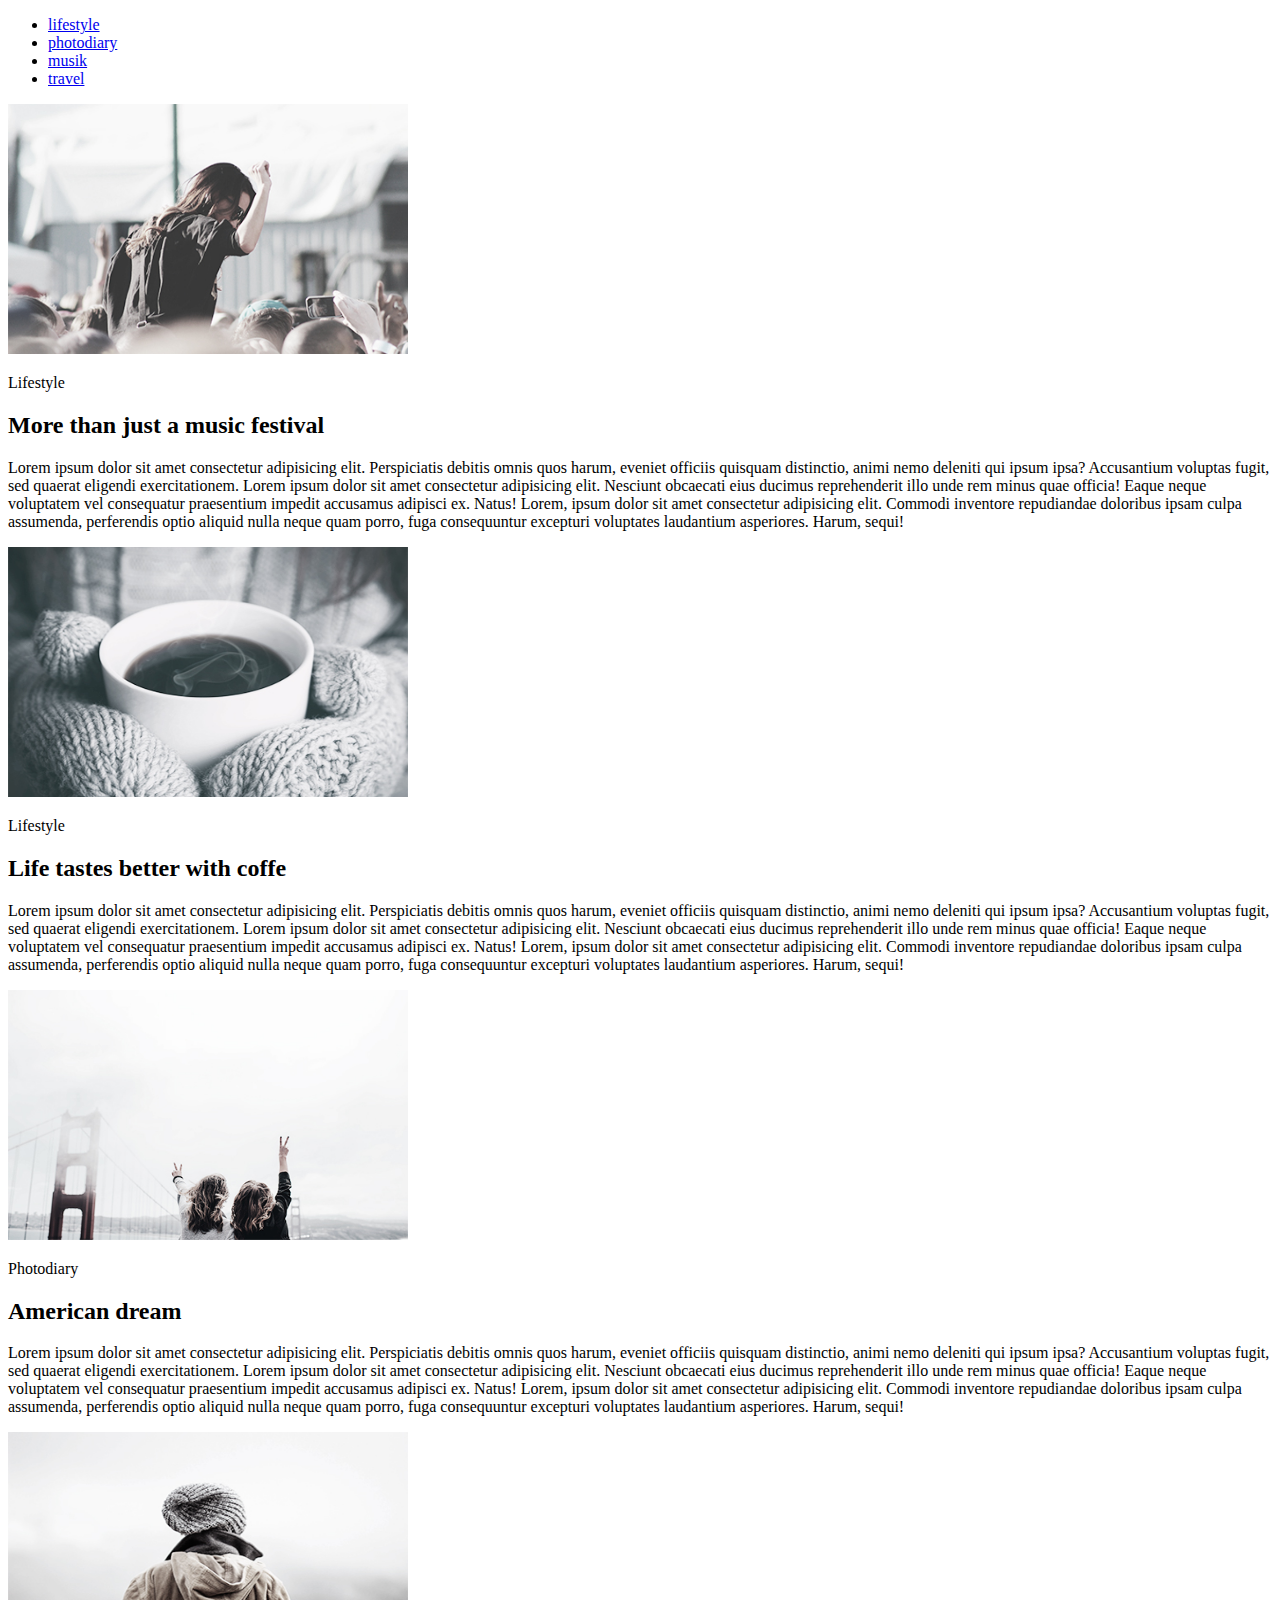
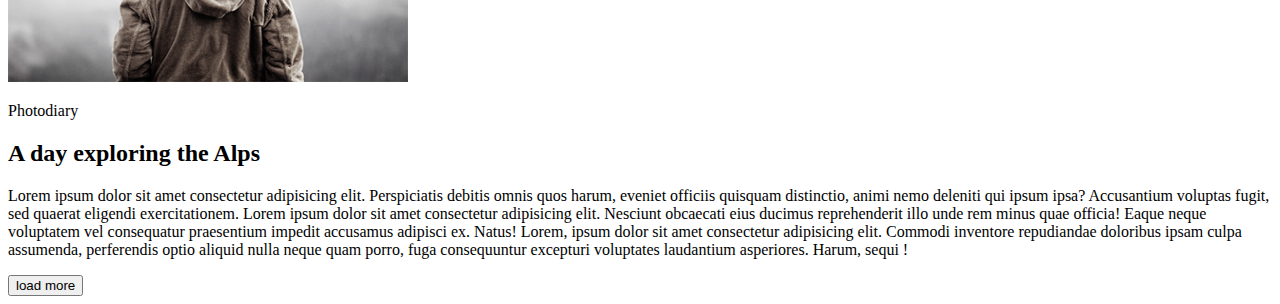
<file: module-01/index.html>
<!DOCTYPE html>
<html lang="zxx">
  <head>
    <meta charset="UTF-8" />
    <meta name="viewport" content="width=device-width, initial-scale=1.0" />
    <meta http-equiv="X-UA-Compatible" content="ie=edge" />
    <title>homework-01</title>
  </head>
  <body>
    <header>
      <nav>
        <ul>
          <li><a href="#">lifestyle</a></li>
          <li><a href="#">photodiary</a></li>
          <li><a href="#">musik</a></li>
          <li><a href="#">travel</a></li>
        </ul>
      </nav>
    </header>
    <main>
      <section>
        <article>
          <img src="./img/1.jpg" alt="lifestyle" height="250" width="400" />
          <p>Lifestyle</p>
          <h2>More than just a music festival</h2>
          <p>
            Lorem ipsum dolor sit amet consectetur adipisicing elit.
            Perspiciatis debitis omnis quos harum, eveniet officiis quisquam
            distinctio, animi nemo deleniti qui ipsum ipsa? Accusantium voluptas
            fugit, sed quaerat eligendi exercitationem. Lorem ipsum dolor sit
            amet consectetur adipisicing elit. Nesciunt obcaecati eius ducimus
            reprehenderit illo unde rem minus quae officia! Eaque neque
            voluptatem vel consequatur praesentium impedit accusamus adipisci
            ex. Natus! Lorem, ipsum dolor sit amet consectetur adipisicing elit.
            Commodi inventore repudiandae doloribus ipsam culpa assumenda,
            perferendis optio aliquid nulla neque quam porro, fuga consequuntur
            excepturi voluptates laudantium asperiores. Harum, sequi!
          </p>
        </article>
        <article>
          <img src="./img/2.jpg" alt="lifestyle" height="250" width="400" />
          <p>Lifestyle</p>
          <h2>Life tastes better with coffe</h2>
          <p>
            Lorem ipsum dolor sit amet consectetur adipisicing elit.
            Perspiciatis debitis omnis quos harum, eveniet officiis quisquam
            distinctio, animi nemo deleniti qui ipsum ipsa? Accusantium voluptas
            fugit, sed quaerat eligendi exercitationem. Lorem ipsum dolor sit
            amet consectetur adipisicing elit. Nesciunt obcaecati eius ducimus
            reprehenderit illo unde rem minus quae officia! Eaque neque
            voluptatem vel consequatur praesentium impedit accusamus adipisci
            ex. Natus! Lorem, ipsum dolor sit amet consectetur adipisicing elit.
            Commodi inventore repudiandae doloribus ipsam culpa assumenda,
            perferendis optio aliquid nulla neque quam porro, fuga consequuntur
            excepturi voluptates laudantium asperiores. Harum, sequi!
          </p>
        </article>
        <article>
          <img src="./img/3.jpg" alt="lifestyle" height="250" width="400" />
          <p>Photodiary</p>
          <h2>American dream</h2>
          <p>
            Lorem ipsum dolor sit amet consectetur adipisicing elit.
            Perspiciatis debitis omnis quos harum, eveniet officiis quisquam
            distinctio, animi nemo deleniti qui ipsum ipsa? Accusantium voluptas
            fugit, sed quaerat eligendi exercitationem. Lorem ipsum dolor sit
            amet consectetur adipisicing elit. Nesciunt obcaecati eius ducimus
            reprehenderit illo unde rem minus quae officia! Eaque neque
            voluptatem vel consequatur praesentium impedit accusamus adipisci
            ex. Natus! Lorem, ipsum dolor sit amet consectetur adipisicing elit.
            Commodi inventore repudiandae doloribus ipsam culpa assumenda,
            perferendis optio aliquid nulla neque quam porro, fuga consequuntur
            excepturi voluptates laudantium asperiores. Harum, sequi!
          </p>
        </article>
        <article>
          <img src="./img/4.jpg" alt="lifestyle" height="250" width="400" />
          <p>Photodiary</p>
          <h2>A day exploring the Alps</h2>
          <p>
            Lorem ipsum dolor sit amet consectetur adipisicing elit.
            Perspiciatis debitis omnis quos harum, eveniet officiis quisquam
            distinctio, animi nemo deleniti qui ipsum ipsa? Accusantium voluptas
            fugit, sed quaerat eligendi exercitationem. Lorem ipsum dolor sit
            amet consectetur adipisicing elit. Nesciunt obcaecati eius ducimus
            reprehenderit illo unde rem minus quae officia! Eaque neque
            voluptatem vel consequatur praesentium impedit accusamus adipisci
            ex. Natus! Lorem, ipsum dolor sit amet consectetur adipisicing elit.
            Commodi inventore repudiandae doloribus ipsam culpa assumenda,
            perferendis optio aliquid nulla neque quam porro, fuga consequuntur
            excepturi voluptates laudantium asperiores. Harum, sequi !
          </p>
        </article>
        <button>load more</button>
      </section>
    </main>
  </body>
</html>
</file>
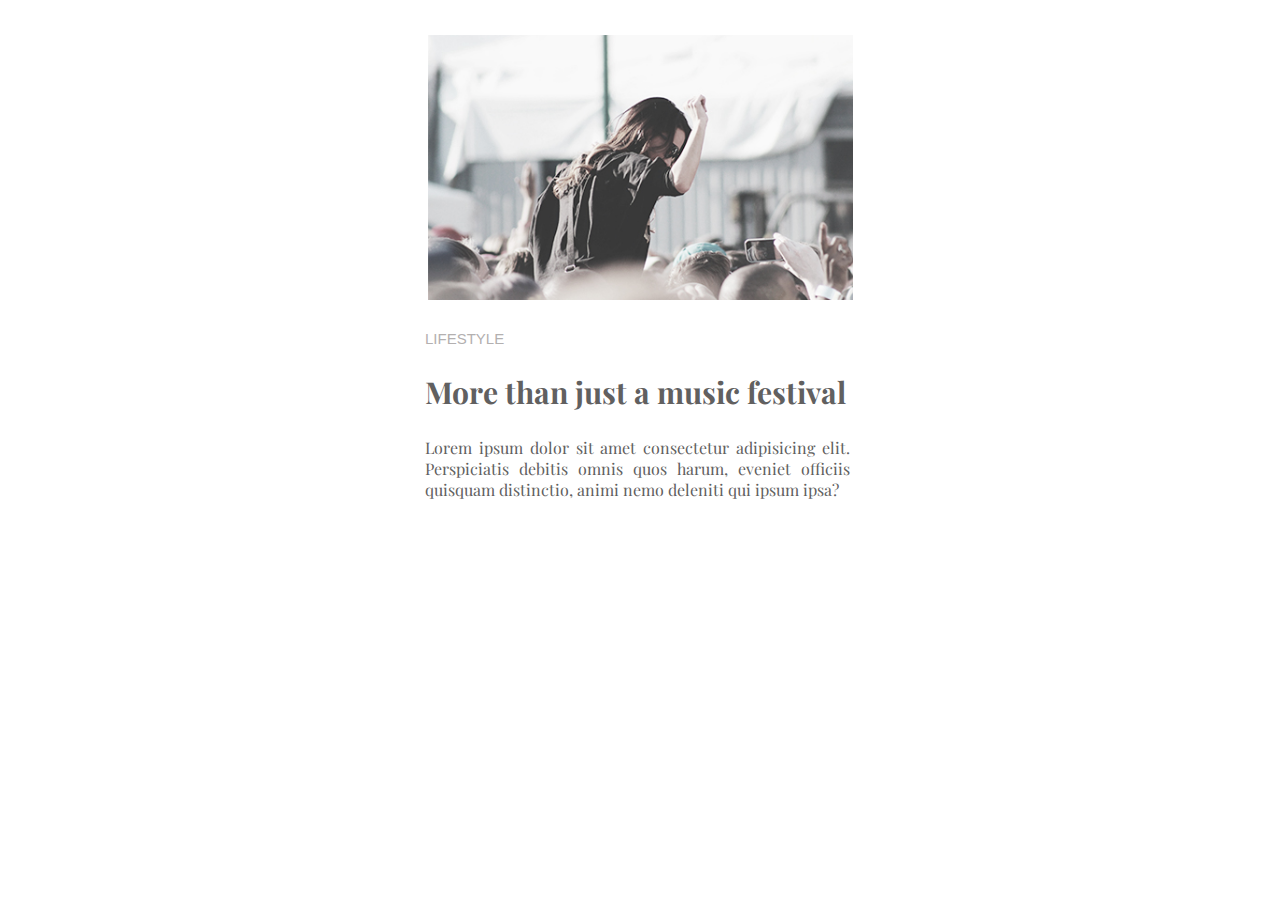
<file: module-03/exercise2/index.html>
<!DOCTYPE html>
<html lang="en">
  <head>
    <meta charset="UTF-8" />
    <meta name="viewport" content="width=device-width, initial-scale=1.0" />
    <meta http-equiv="X-UA-Compatible" content="ie=edge" />
    <link rel="stylesheet" href="./css/style.css" />
    <title>exercise2</title>
  </head>
  <body>
    <main class="conteiner">
      <article>
        <img class="photo" src="./img/1.jpg" alt="lifestyle" height="320" width="425" />
      <p class="uppercase">Lifestyle</p>
      <h2>More than just a music festival</h2>
      <p>
        Lorem ipsum dolor sit amet consectetur adipisicing elit. Perspiciatis
        debitis omnis quos harum, eveniet officiis quisquam distinctio, animi
        nemo deleniti qui ipsum ipsa? 
      </p>
    </article>
    </main>
  </body>
</html>
</file>
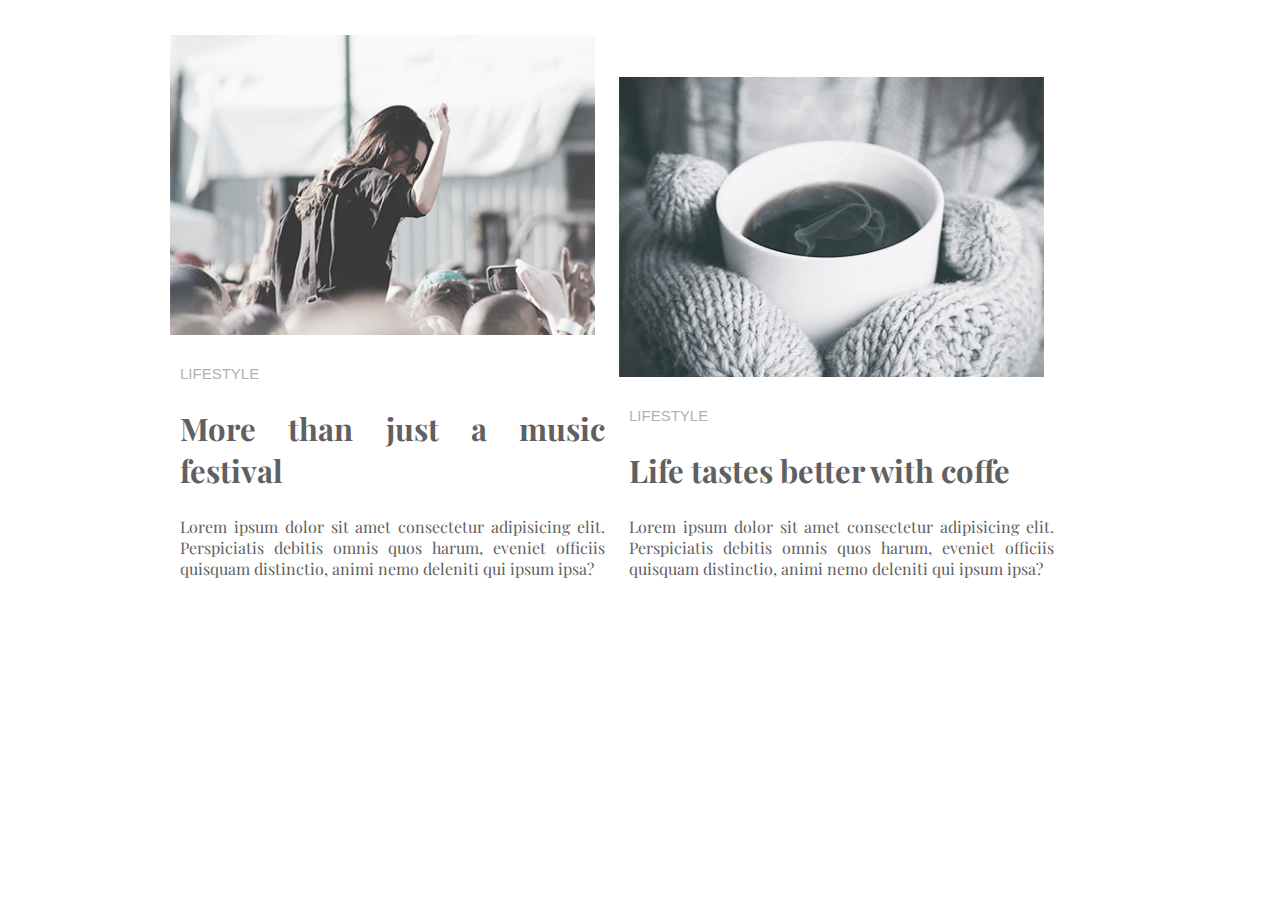
<file: module-03/exercise3/index.html>
<!DOCTYPE html>
<html lang="en">
<head>
    <meta charset="UTF-8">
    <meta name="viewport" content="width=device-width, initial-scale=1.0">
    <meta http-equiv="X-UA-Compatible" content="ie=edge">
    <link rel="stylesheet" href="./css/style.css">
    <title>exercise3</title>
</head>
<body>
    <main class="conteiner">
        <article>
          <img class="photo" src="./img/1.jpg" alt="lifestyle" height="320" width="425" />
        <p class="uppercase">Lifestyle</p>
        <h2>More than just a music festival</h2>
        <p>
          Lorem ipsum dolor sit amet consectetur adipisicing elit. Perspiciatis
          debitis omnis quos harum, eveniet officiis quisquam distinctio, animi
          nemo deleniti qui ipsum ipsa? 
        </p>
      </article>
      <article>
      <img class="photo" src="./img/2.jpg" alt="lifestyle" height="320" width="425" />
      <p class="uppercase">Lifestyle</p>
      <h2>Life tastes better with coffe</h2>
      <p>
        Lorem ipsum dolor sit amet consectetur adipisicing elit. Perspiciatis
        debitis omnis quos harum, eveniet officiis quisquam distinctio, animi
        nemo deleniti qui ipsum ipsa? 
      </p>
    </article>
      </main>
</body>
</html>
</file>
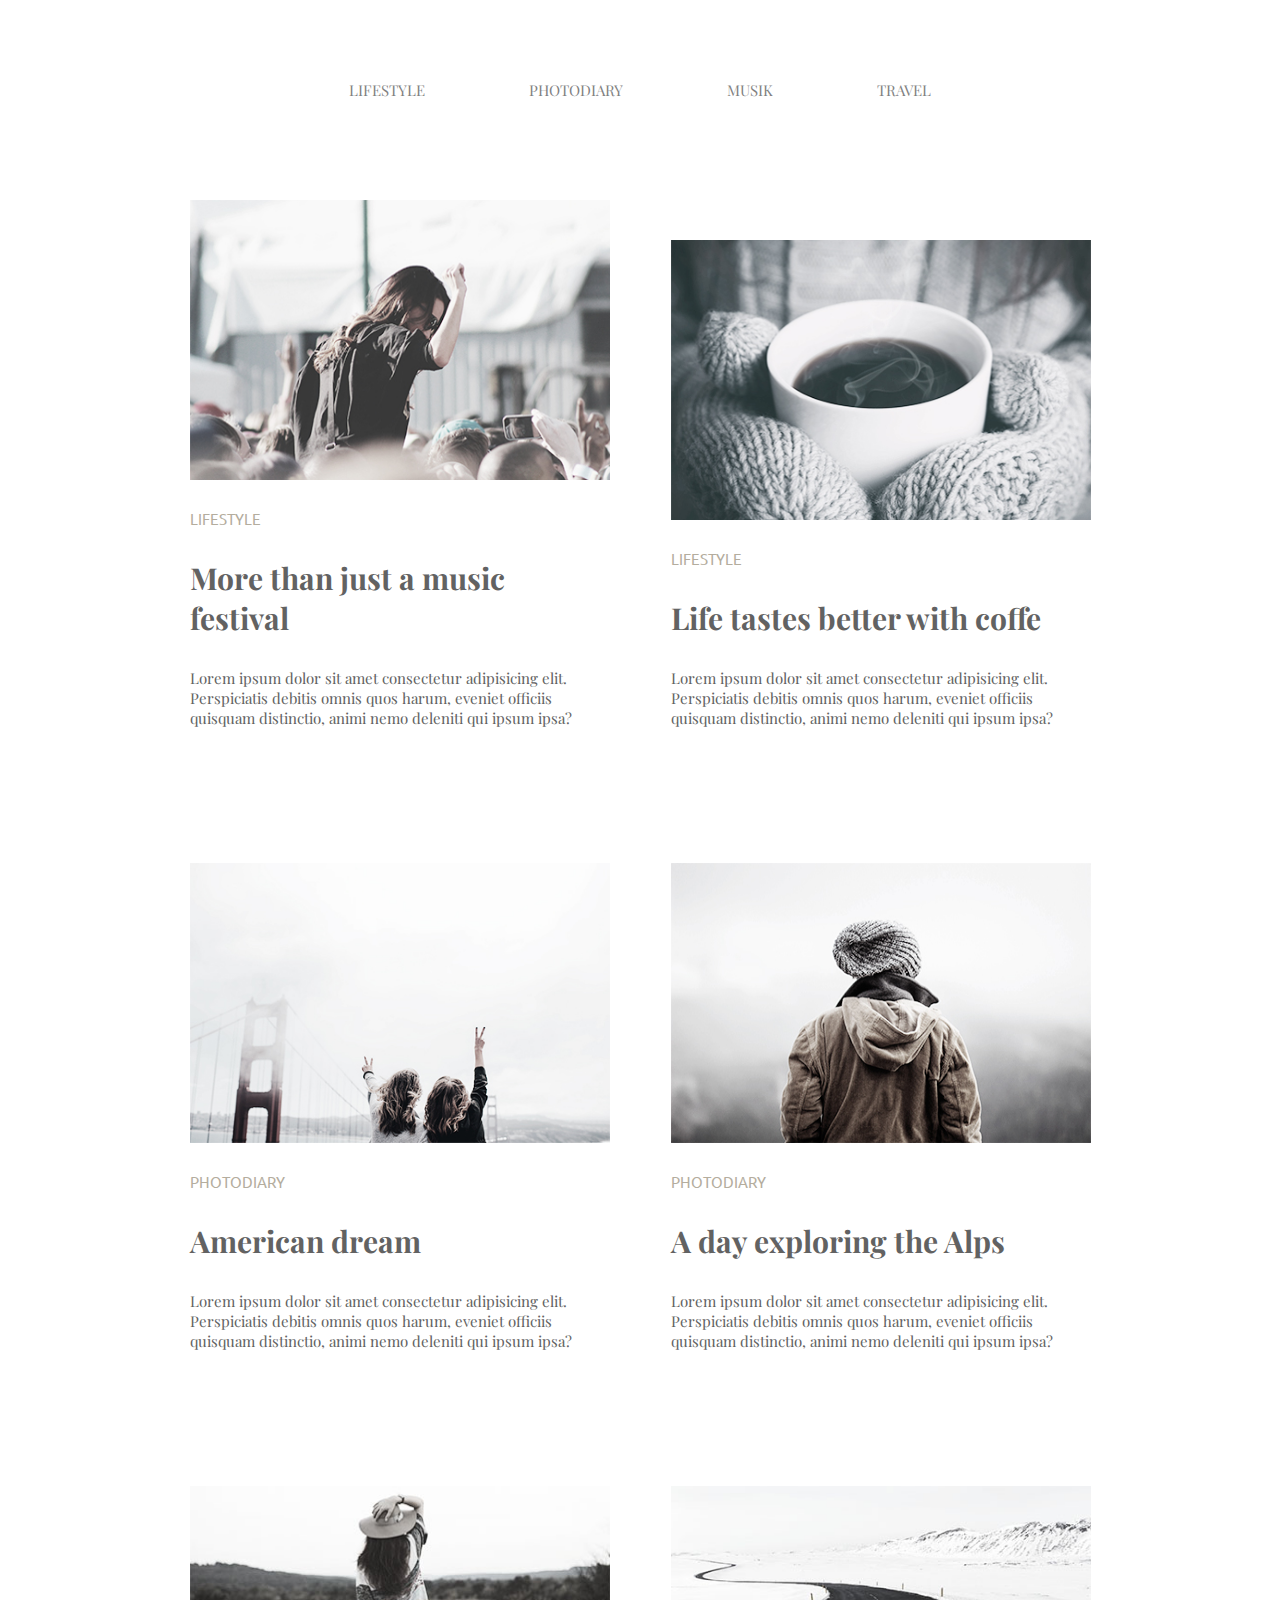
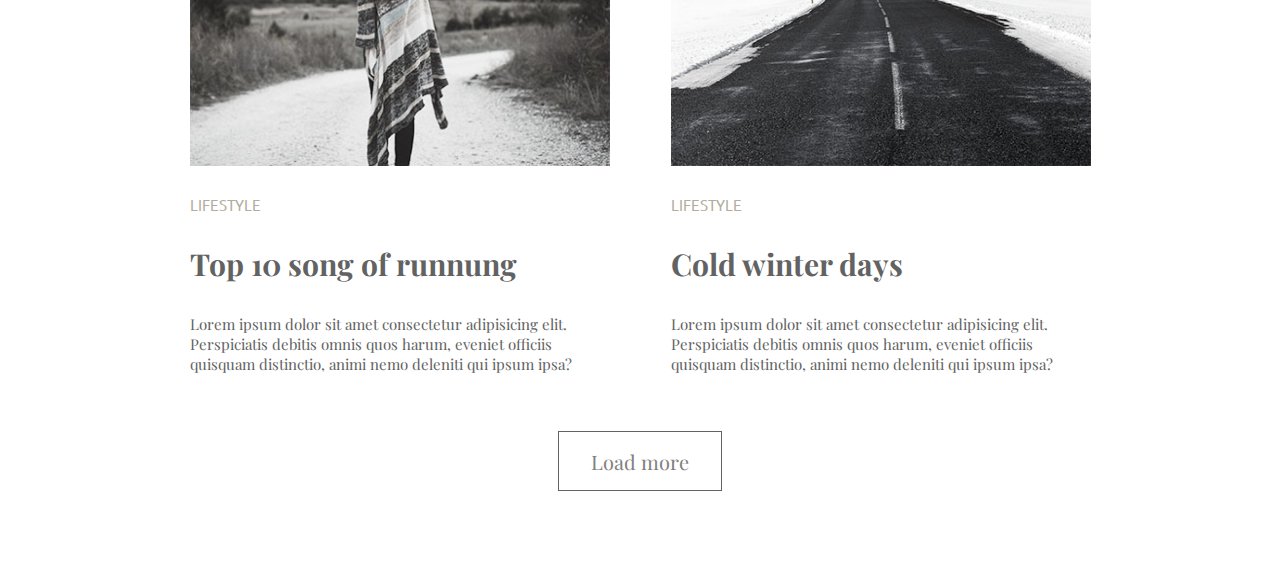
<file: module-03/homework-03/index.html>
<!DOCTYPE html>
<html lang="en">
  <head>
    <meta charset="UTF-8" />
    <meta name="viewport" content="width=device-width, initial-scale=1.0" />
    <meta http-equiv="X-UA-Compatible" content="ie=edge" />
    <link rel="stylesheet" href="./css/style.css" />
    <title>Homework-03</title>
  </head>
  <body>
    <header>
      <nav>
        <ul>
          <li><a href="#">lifestyle</a></li>
          <li><a href="#">photodiary</a></li>
          <li><a href="#">musik</a></li>
          <li><a href="#">travel</a></li>
        </ul>
      </nav>
    </header>
    <main>
      <section>
        <article>
          <img src="./img/1.jpg" alt="lifestyle" height="280" width="420" />
          <p class="ssd">Lifestyle</p>
          <h2>More than just a music festival</h2>
          <p>
            Lorem ipsum dolor sit amet consectetur adipisicing elit.
            Perspiciatis debitis omnis quos harum, eveniet officiis quisquam
            distinctio, animi nemo deleniti qui ipsum ipsa?
          </p>
        </article>
        <article class="art">
          <img src="./img/2.jpg" alt="lifestyle" height="280" width="420" />
          <p class="ssd">Lifestyle</p>
          <h2>Life tastes better with coffe</h2>
          <p>
            Lorem ipsum dolor sit amet consectetur adipisicing elit.
            Perspiciatis debitis omnis quos harum, eveniet officiis quisquam
            distinctio, animi nemo deleniti qui ipsum ipsa?
          </p>
        </article>
        <article>
          <img src="./img/3.jpg" alt="Photodiary" height="280" width="420" />
          <p class="ssd">Photodiary</p>
          <h2>American dream</h2>
          <p>
            Lorem ipsum dolor sit amet consectetur adipisicing elit.
            Perspiciatis debitis omnis quos harum, eveniet officiis quisquam
            distinctio, animi nemo deleniti qui ipsum ipsa?
          </p>
        </article>
        <article class="art">
          <img src="./img/4.jpg" alt="Photodiary" height="280" width="420" />
          <p class="ssd">Photodiary</p>
          <h2>A day exploring the Alps</h2>
          <p>
            Lorem ipsum dolor sit amet consectetur adipisicing elit.
            Perspiciatis debitis omnis quos harum, eveniet officiis quisquam
            distinctio, animi nemo deleniti qui ipsum ipsa?
          </p>
        </article>
        <article>
          <img src="./img/5.jpg" alt="lifestyle" height="280" width="420" />
          <p class="ssd">Lifestyle</p>
          <h2>Top 10 song of runnung</h2>
          <p>
            Lorem ipsum dolor sit amet consectetur adipisicing elit.
            Perspiciatis debitis omnis quos harum, eveniet officiis quisquam
            distinctio, animi nemo deleniti qui ipsum ipsa?
          </p>
        </article>
        <article class="art">
          <img src="./img/6.jpg" alt="lifestyle" height="280" width="420" />
          <p class="ssd">Lifestyle</p>
          <h2>Cold winter days</h2>
          <p>
            Lorem ipsum dolor sit amet consectetur adipisicing elit.
            Perspiciatis debitis omnis quos harum, eveniet officiis quisquam
            distinctio, animi nemo deleniti qui ipsum ipsa?
          </p>
        </article>
        <div class="but">
          <button><a href="#">Load more</a></button>
        </div>
      </section>
    </main>
    <footer></footer>
  </body>
</html>
</file>
<file: module-03/exercise2/css/style.css>
/* html {
    box-sizing: border-box;
}

*,
*::before,
*::after {
    box-sizing: inherit;
} */

/* так нужно, пока не понятно */

/* font-family: 'Playfair Display', serif; */
@import url('https://fonts.googleapis.com/css?family=Playfair+Display');
* {
    margin: 0px;
    padding: 0px;
    box-sizing: border-box;
}

.conteiner {
    width: 470px;
    /* background-color: blue;  */
    margin: 0 auto;
}

.photo {
    display:block; 
    margin:0 auto;
    padding-top: 35px;
    padding-bottom: 20px;
}

p, h2 {
    margin-left: 20px;
    font-family: 'Playfair Display', serif;
    width: 425px;
    color: rgb(97, 96, 96);
    text-align: justify;
}

.uppercase {
    padding-bottom: 25px;
    padding-top: 10px;
    text-transform: uppercase;
    font-size: 15px;
    font-family: Arial, Helvetica, sans-serif;
    color: rgb(179, 176, 176);

}

h2 {
    padding-bottom: 25px;
    font-size: 30px;   
}
</file>
<file: module-03/exercise3/css/style.css>
/* font-family: 'Playfair Display', serif; */
@import url('https://fonts.googleapis.com/css?family=Playfair+Display');
* {
    margin: 0px;
    padding: 0px;
    box-sizing: border-box;
}

.conteiner {
    width: 960px;
    /* background-color: blue; */
    margin: 0 auto;
}

.photo {
    display:block; 
    margin:0 auto;
    /* padding-top: 35px; */
    padding-bottom: 20px;
}

p, h2 {
    margin-left: 20px;
    font-family: 'Playfair Display', serif;
    width: 425px;
    color: rgb(97, 96, 96);
    text-align: justify;
}

.uppercase {
    padding-bottom: 25px;
    padding-top: 10px;
    text-transform: uppercase;
    font-size: 15px;
    font-family: Arial, Helvetica, sans-serif;
    color: rgb(179, 176, 176);

}

h2 {
    padding-bottom: 25px;
    font-size: 31px;  
    font-style: unset; 
}

article {
    display: inline-block;
    padding-top: 35px;
}
</file>
<file: module-03/homework-03/css/style.css>
/* font-family: 'Playfair Display', serif; */
@import url("https://fonts.googleapis.com/css?family=Playfair+Display");
/*font-family: 'Ubuntu', sans-serif;*/
@import url('https://fonts.googleapis.com/css?family=Ubuntu:300');

* {
  margin: 0px;
  padding: 0px;
  box-sizing: border-box;
}

/* Навигация */
nav {
  text-align: center;
  width: 901px;
  padding-top: 80px;
  margin-left: auto;
  margin-right: auto;
}

li {
  display: inline-block;
  margin-right: 100px;
  text-transform: uppercase;
  font-size: 15px;
  font-family: "Playfair Display", serif;
}

li:last-child {
    margin-right: 0px;
}
a {
  text-decoration: none; /*Убираем подчеркивание*/
  color: #818181; /*Цвет ссылки*/
}

a:hover {
  color: #03a9f4; /* Цвет ссылки при наведении*/
}

/*Наполнение*/
main {
  width: 901px;
  margin-left: auto;
  margin-right: auto;
  
}
article {
  width: 420px;
  display: inline-block;
  margin-right: 57px;
  padding-top: 100px;
  padding-bottom: 35px;
}
.art {
    margin-right: 0px;
}

img {
    margin-bottom: 25px;
}

.ssd {
    font-family: 'Ubuntu', sans-serif;
    text-transform: uppercase;
    color: #b4ad9e;
    margin-bottom: 30px;
}

p, h2 {
    color: #626262;
}

h2 {
    font-size: 30px;
    font-family: 'Playfair Display', serif;
    margin-bottom: 30px;
}

p {
    font-size: 15px;
    font-family: 'Playfair Display', serif;
    
}

.but {
  margin-left: auto;
  margin-right: auto;
  text-align: center;
  

}

button a {
    font-family: 'Playfair Display', serif;
  font-size: 20px;
  
}

button {
  width: 164px;
  height: 60px;
  border: 1px solid;
  border-color: #626262;
  background-color: white;
  margin-top: 22px;
  margin-bottom: 70px;

}
</file>
